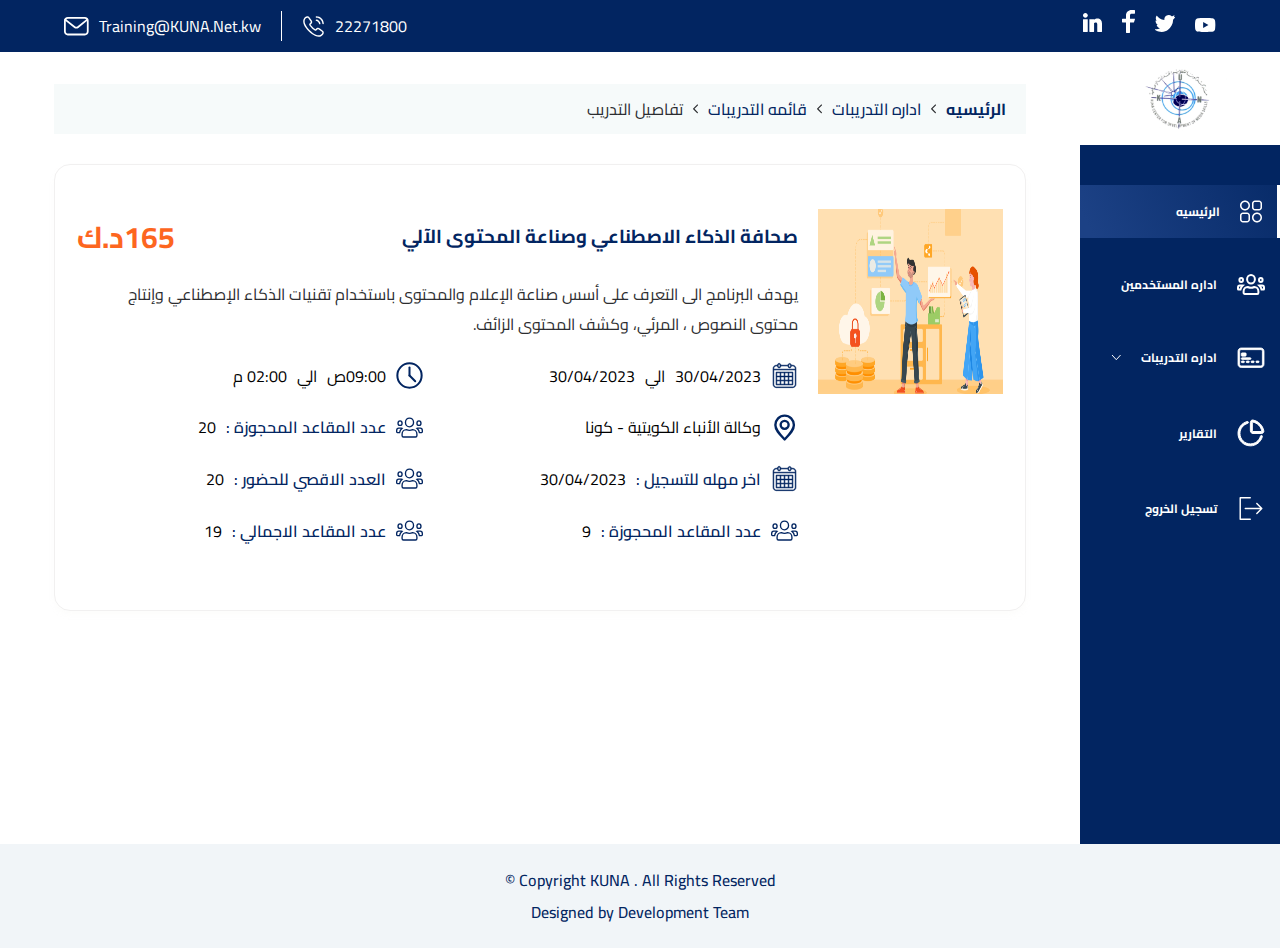
<file: admin-courses.html>
<!DOCTYPE html>
<html lang="en">
  <head>
    <meta charset="UTF-8" />
    <meta name="viewport" content="width=device-width, initial-scale=1.0" />
    <!-- font family -->
    <link rel="preconnect" href="https://fonts.googleapis.com" />
    <link rel="preconnect" href="https://fonts.gstatic.com" crossorigin />
    <link
      href="https://fonts.googleapis.com/css2?family=Cairo:wght@300;400;500;600;700;800&family=Open+Sans:wght@300&display=swap"
      rel="stylesheet"
    />

    <!-- Main Css File -->
    <link rel="stylesheet" href="css/admin-main.css" />
    <title>قائمه التدريبات</title>
  </head>
  <body>
    <nav id="nav">
      <div class="first">
        <div class="social">
          <a href="http://"
            ><img src="imgs/youtube.svg" alt="" target="_blank"
          /></a>
          <a href="https://twitter.com/Kuna_ar" target="_blank">
            <img src="imgs/twitterheader.svg" alt=""
          /></a>
          <a href=""> <img src="imgs/fb.svg" alt="" target="_blank" /></a>
          <a href=""> <img src="imgs/linkedin.svg" alt="" target="_blank" /></a>
        </div>
        <div class="info">
          <a href="tel:+22271800">
            <p class="target">22271800</p>
            <img src="imgs/phone.svg" alt=""
          /></a>
          <div class="horizontalLine"></div>
          <a href="mailto:Training@KUNA.Net.kw"
            ><p class="target">Training@KUNA.Net.kw</p>
            <img src="imgs/mailheader.svg" alt=""
          /></a>
        </div>
      </div>
    </nav>
    <main>
      <aside>
        <div class="right-arrow-nav">
          <img src="imgs/nav-arrow.svg" alt="" />
        </div>
        <div class="logo">
          <img src="imgs/new-logo.png" alt="" />
        </div>
        <a href="#">
          <div class="choice choosed">
            <img src="imgs/Union.svg" alt="" />
            <p>الرئيسيه</p>
          </div>
        </a>
        <a href="home-admin.html">
          <div class="choice">
            <img src="imgs/Vector.svg" alt="" />
            <p>اداره المستخدمين</p>
          </div>
        </a>

        <div class="choice sub">
          <div class="main-con">
            <img src="imgs/sales.svg" alt="" />
            <p>اداره التدريبات</p>
            <img class="arrow-down" src="imgs/Vector 9.svg" alt="" />
          </div>
          <div class="sub-nav">
            <a href="traning-list.html"
              ><p><img src="imgs/Ellipse 43.svg" alt="" />قائمه التدريبات</p></a
            >
            <a href="traning-list.html">
              <p><img src="imgs/Ellipse 43.svg" alt="" />قائمه المتدربين</p></a
            >
          </div>
        </div>
        <a href="admin-courses.html">
          <div class="choice">
            <img src="imgs/chart.svg" alt="" />
            <p>التقارير</p>
          </div>
        </a>
        <a href="sign-in.html">
          <div class="choice log-out">
            <img src="imgs/logout-svgrepo-com.svg" alt="" />
            <p>تسجيل الخروج</p>
          </div>
        </a>
      </aside>
      <div class="admin-courses-container">
        <img class="nav-arrow" src="imgs/nav-arrow.svg" alt="" />
        <div class="direction">
          <p>الرئيسيه</p>
          <img src="imgs/arrow-left.svg" alt="" />
          <p>اداره التدريبات</p>
          <img src="imgs/arrow-left.svg" alt="" />
          <p>قائمه التدريبات</p>
          <img src="imgs/arrow-left.svg" alt="" />
          <span>تفاصيل التدريب</span>
        </div>

        <div class="course">
          <img
            class="main-img-admin-courses"
            src="imgs/course-img.png"
            alt="Elva dressed as a fairy"
          />
          <div class="course-information">
            <div class="title">
              <h3>صحافة الذكاء الاصطناعي وصناعة المحتوى الآلي</h3>
              <div class="price">
                <span>165</span>
                <span>د.ك</span>
              </div>
            </div>
            <p class="content">
              يهدف البرنامج الى التعرف على أسس صناعة الإعلام والمحتوى باستخدام
              تقنيات الذكاء الإصطناعي وإنتاج محتوى النصوص ، المرئي، وكشف المحتوى
              الزائف.
            </p>
            <div class="course-info">
              <div>
                <img src="imgs/calender.svg" alt="" />
                <span>30/04/2023</span>
                <span>الي</span>
                <span>30/04/2023</span>
              </div>

              <div>
                <img src="imgs/time.svg" alt="" />
                <span>09:00ص</span>
                <span>الي</span>
                <span>02:00 م</span>
              </div>
              <div>
                <img src="imgs/location.svg" alt="" />
                <span>وكالة الأنباء الكويتية - كونا</span>
              </div>
              <div>
                <img src="imgs/particpants.svg" alt="" />
                <span>عدد المقاعد المحجوزة :</span>
                <span>20</span>
              </div>
            </div>
            <div class="course-participante">
              <div>
                <img src="imgs/calender.svg" alt="" />
                <span>اخر مهله للتسجيل :</span>
                <span>30/04/2023</span>
              </div>

              <div>
                <img src="imgs/particpants.svg" alt="" />
                <span>العدد الاقصي للحضور :</span>
                <span>20</span>
              </div>
              <div>
                <img src="imgs/particpants.svg" alt="" />
                <span>عدد المقاعد المحجوزة :</span>
                <span>9</span>
              </div>
              <div>
                <img src="imgs/particpants.svg" alt="" />
                <span>عدد المقاعد الاجمالي :</span>
                <span>19</span>
              </div>
            </div>
          </div>
        </div>
      </div>
    </main>
    <footer>
      <div class="footer-holder">
        <div class="copyright">
          <p>Copyright KUNA . All Rights Reserved ©</p>
          <p>
            Designed by <a href="https://www.kuna.net.kw/">Development Team</a>
          </p>
        </div>
      </div>
    </footer>
    <script src="javascript/javascript-admin.js"></script>
  </body>
</html>
</file>
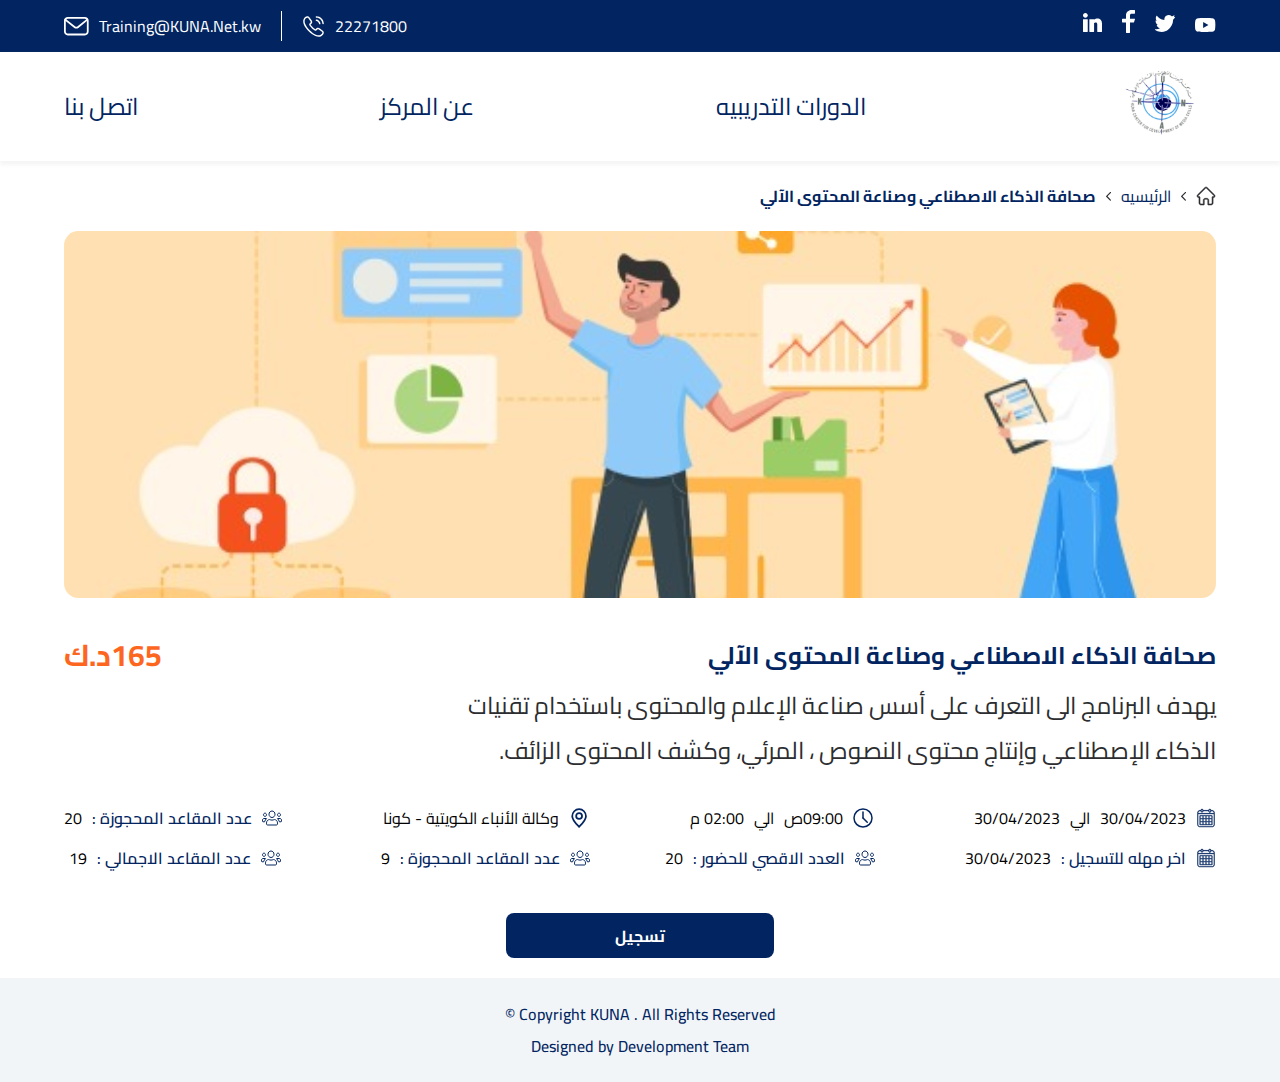
<file: details.html>
<!DOCTYPE html>
<html lang="en">
  <head>
    <meta charset="UTF-8" />
    <meta name="viewport" content="width=device-width, initial-scale=1.0" />
    <!-- font family -->
    <link rel="preconnect" href="https://fonts.googleapis.com" />
    <link rel="preconnect" href="https://fonts.gstatic.com" crossorigin />
    <link
      href="https://fonts.googleapis.com/css2?family=Cairo:wght@300;400;500;600;700;800&family=Open+Sans:wght@300&display=swap"
      rel="stylesheet"
    />
    <!-- main Css file -->
    <link rel="stylesheet" href="css/index.css" />

    <title>التفاصيل</title>
  </head>
  <body>
    <nav id="nav">
      <div class="first">
        <div class="social">
          <a href="http://"><img src="imgs/youtube.svg" alt="" /></a>
          <a href=""> <img src="imgs/twitterheader.svg" alt="" /></a>
          <a href=""> <img src="imgs/fb.svg" alt="" /></a>
          <a href=""> <img src="imgs/linkedin.svg" alt="" /></a>
        </div>
        <div class="info">
          <a href="tel:+22271800">
            <p class="target">22271800</p>
            <img src="imgs/phone.svg" alt=""
          /></a>
          <div class="horizontalLine"></div>
          <a href="mailto:Training@KUNA.Net.kw"
            ><p class="target">Training@KUNA.Net.kw</p>
            <img src="imgs/mailheader.svg" alt=""
          /></a>
        </div>
      </div>
      <div class="second">
        <div class="logo-nav">
          <img src="imgs/new-logo.png" alt="" />
        </div>
        <img class="burger-btn" src="imgs/burger-btn.svg" alt="" />
        <div class="nav-links">
          <div class="nav-mobile">
            <img class="exit-btn" src="imgs/exit.svg" alt="" />
            <a href="index.html#nav">الرئيسيه</a>
          </div>
          <a href="index.html#classes">الدورات التدريبيه</a>
          <a href="index.html#about">عن المركز </a>
          <a href="index.html#call">اتصل بنا </a>
        </div>
      </div>
    </nav>

    <div class="container">
      <div class="direction direction-details">
        <img src="imgs/home.svg" alt="" />
        <img src="imgs/arrow-left.svg" alt="" />
        <p>الرئيسيه</p>
        <img src="imgs/arrow-left.svg" alt="" />
        <h4>صحافة الذكاء الاصطناعي وصناعة المحتوى الآلي</h4>
      </div>
      <img class="main-img" src="imgs/Rectangle 54.svg" alt="" />
      <div class="title">
        <h2>صحافة الذكاء الاصطناعي وصناعة المحتوى الآلي</h2>
        <div class="price">
          <span>165</span>
          <span>د.ك</span>
        </div>
      </div>
      <p class="title-text">
        يهدف البرنامج الى التعرف على أسس صناعة الإعلام والمحتوى باستخدام تقنيات
        الذكاء الإصطناعي وإنتاج محتوى النصوص ، المرئي، وكشف المحتوى الزائف.
      </p>
      <div class="course-info">
        <div>
          <img src="imgs/calender.svg" alt="" />
          <span>30/04/2023</span>
          <span>الي</span>
          <span>30/04/2023</span>
        </div>

        <div>
          <img src="imgs/time.svg" alt="" />
          <span>09:00ص</span>
          <span>الي</span>
          <span>02:00 م</span>
        </div>
        <div>
          <img src="imgs/location.svg" alt="" />
          <span>وكالة الأنباء الكويتية - كونا</span>
        </div>
        <div>
          <img src="imgs/particpants.svg" alt="" />
          <span>عدد المقاعد المحجوزة :</span>
          <span>20</span>
        </div>
      </div>
      <div class="course-participante">
        <div>
          <img src="imgs/calender.svg" alt="" />
          <span>اخر مهله للتسجيل :</span>
          <span>30/04/2023</span>
        </div>

        <div>
          <img src="imgs/particpants.svg" alt="" />
          <span>العدد الاقصي للحضور :</span>
          <span>20</span>
        </div>
        <div>
          <img src="imgs/particpants.svg" alt="" />
          <span>عدد المقاعد المحجوزة :</span>
          <span>9</span>
        </div>
        <div>
          <img src="imgs/particpants.svg" alt="" />
          <span>عدد المقاعد الاجمالي :</span>
          <span>19</span>
        </div>
      </div>
      <button class="sign-in-btn details-btn">تسجيل</button>
    </div>
    <footer>
      <div class="footer-holder">
        <div class="copyright">
          <h4>Copyright KUNA . All Rights Reserved ©</h4>
          <h4>
            Designed by <a href="https://www.kuna.net.kw/">Development Team</a>
          </h4>
        </div>
      </div>
    </footer>
    <script src="javascript/main.js"></script>
  </body>
</html>
</file>
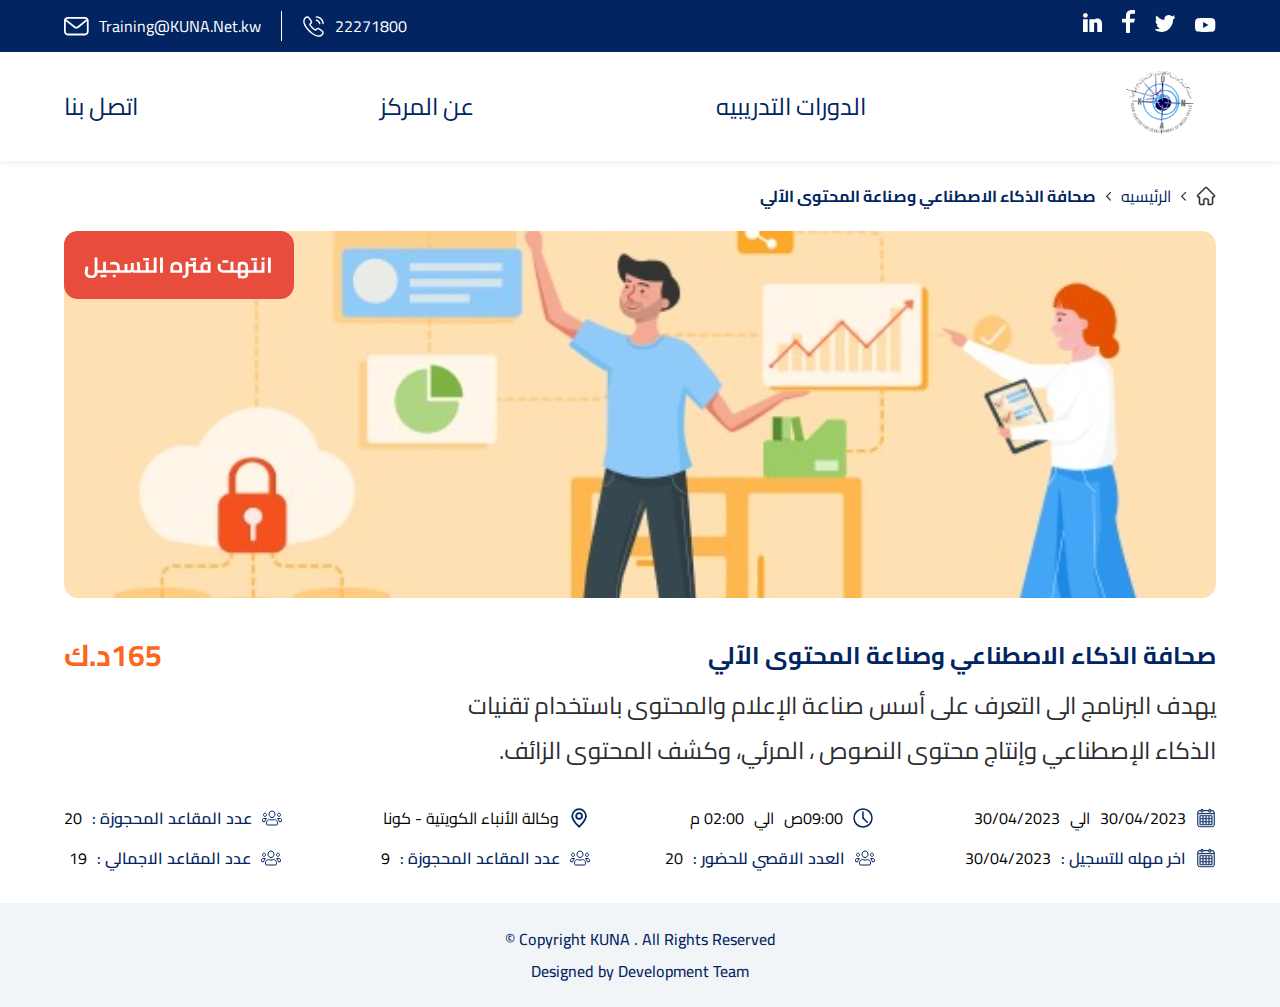
<file: expired.html>
<!DOCTYPE html>
<html lang="en">
  <head>
    <meta charset="UTF-8" />
    <meta name="viewport" content="width=device-width, initial-scale=1.0" />
    <!-- font family -->
    <link rel="preconnect" href="https://fonts.googleapis.com" />
    <link rel="preconnect" href="https://fonts.gstatic.com" crossorigin />
    <link
      href="https://fonts.googleapis.com/css2?family=Cairo:wght@300;400;500;600;700;800&family=Open+Sans:wght@300&display=swap"
      rel="stylesheet"
    />
    <!-- Main Css File -->
    <link rel="stylesheet" href="css/index.css" />
    <title>التفاصيل</title>
  </head>
  <body>
    <nav id="nav">
      <div class="first">
        <div class="social">
          <a href="http://"><img src="imgs/youtube.svg" alt="" /></a>
          <a href=""> <img src="imgs/twitterheader.svg" alt="" /></a>
          <a href=""> <img src="imgs/fb.svg" alt="" /></a>
          <a href=""> <img src="imgs/linkedin.svg" alt="" /></a>
        </div>
        <div class="info">
          <a href="tel:+22271800">
            <p class="target">22271800</p>
            <img src="imgs/phone.svg" alt=""
          /></a>
          <div class="horizontalLine"></div>
          <a href="mailto:Training@KUNA.Net.kw"
            ><p class="target">Training@KUNA.Net.kw</p>
            <img src="imgs/mailheader.svg" alt=""
          /></a>
        </div>
      </div>
      <div class="second">
        <div class="logo-nav">
          <img src="imgs/new-logo.png" alt="" />
        </div>
        <img class="burger-btn" src="imgs/burger-btn.svg" alt="" />
        <div class="nav-links">
          <div class="nav-mobile">
            <img class="exit-btn" src="imgs/exit.svg" alt="" />
            <a href="index.html#nav">الرئيسيه</a>
          </div>
          <a href="index.html#classes">الدورات التدريبيه</a>
          <a href="index.html#about">عن المركز </a>
          <a href="index.html#call">اتصل بنا </a>
        </div>
      </div>
    </nav>

    <div class="container">
      <div class="direction direction-details">
        <img src="imgs/home.svg" alt="" />
        <img src="imgs/arrow-left.svg" alt="" />
        <p>الرئيسيه</p>
        <img src="imgs/arrow-left.svg" alt="" />
        <h4>صحافة الذكاء الاصطناعي وصناعة المحتوى الآلي</h4>
      </div>
      <div class="img-expired">
        <img class="expired" src="imgs/expired.svg" alt="" />
        <img class="main-img" src="imgs/Rectangle 54.svg" alt="" />
      </div>

      <div class="title">
        <h2>صحافة الذكاء الاصطناعي وصناعة المحتوى الآلي</h2>
        <div class="price">
          <span>165</span>
          <span>د.ك</span>
        </div>
      </div>
      <p class="title-text">
        يهدف البرنامج الى التعرف على أسس صناعة الإعلام والمحتوى باستخدام تقنيات
        الذكاء الإصطناعي وإنتاج محتوى النصوص ، المرئي، وكشف المحتوى الزائف.
      </p>
      <div class="course-info">
        <div>
          <img src="imgs/calender.svg" alt="" />
          <span>30/04/2023</span>
          <span>الي</span>
          <span>30/04/2023</span>
        </div>

        <div>
          <img src="imgs/time.svg" alt="" />
          <span>09:00ص</span>
          <span>الي</span>
          <span>02:00 م</span>
        </div>
        <div>
          <img src="imgs/location.svg" alt="" />
          <span>وكالة الأنباء الكويتية - كونا</span>
        </div>
        <div>
          <img src="imgs/particpants.svg" alt="" />
          <span>عدد المقاعد المحجوزة :</span>
          <span>20</span>
        </div>
      </div>
      <div class="course-participante">
        <div>
          <img src="imgs/calender.svg" alt="" />
          <span>اخر مهله للتسجيل :</span>
          <span>30/04/2023</span>
        </div>

        <div>
          <img src="imgs/particpants.svg" alt="" />
          <span>العدد الاقصي للحضور :</span>
          <span>20</span>
        </div>
        <div>
          <img src="imgs/particpants.svg" alt="" />
          <span>عدد المقاعد المحجوزة :</span>
          <span>9</span>
        </div>
        <div>
          <img src="imgs/particpants.svg" alt="" />
          <span>عدد المقاعد الاجمالي :</span>
          <span>19</span>
        </div>
      </div>
    </div>
    <footer>
      <div class="footer-holder">
        <div class="copyright">
          <h4>Copyright KUNA . All Rights Reserved ©</h4>
          <h4>
            Designed by <a href="https://www.kuna.net.kw/">Development Team</a>
          </h4>
        </div>
      </div>
    </footer>
    <script src="javascript/main.js"></script>
  </body>
</html>
</file>
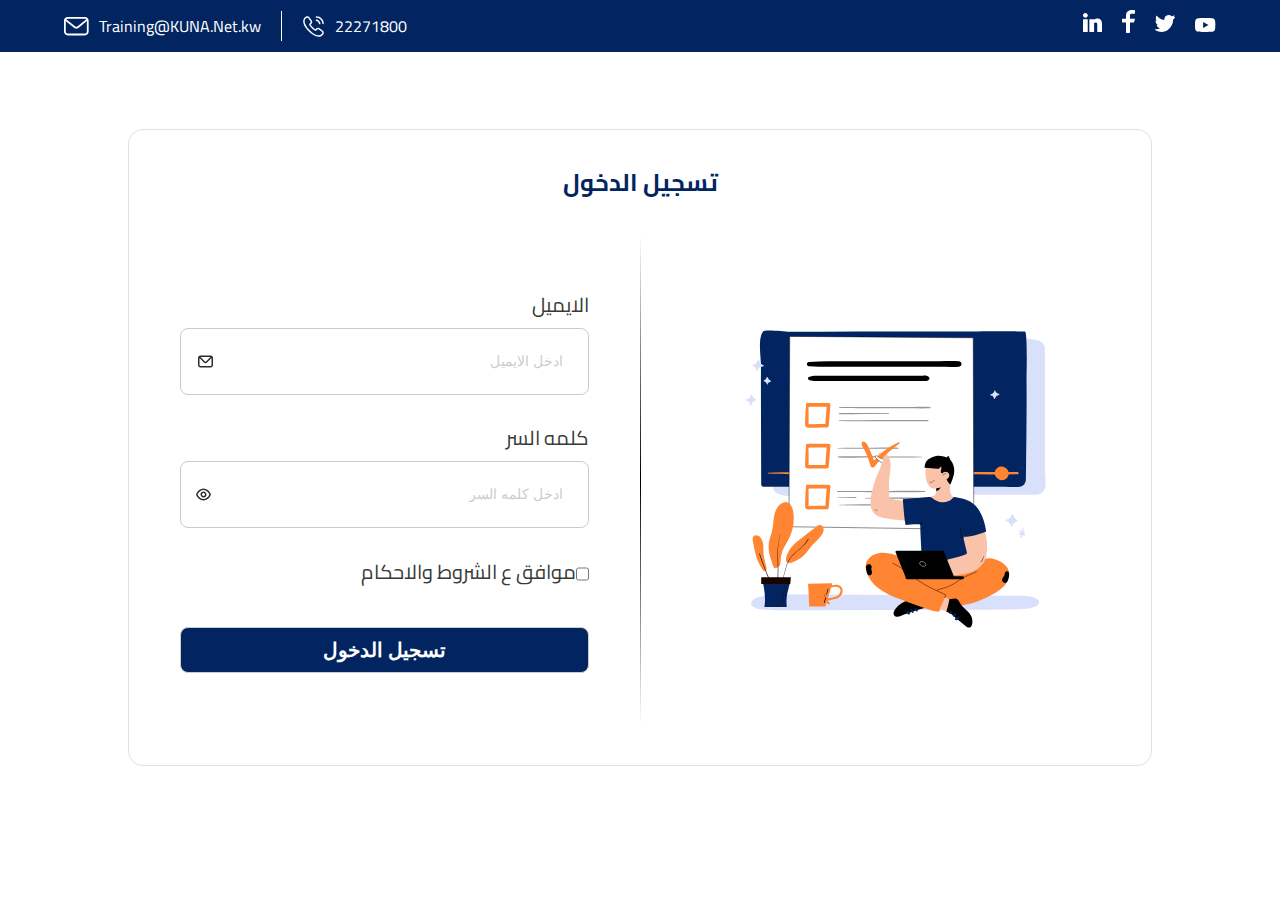
<file: sign-in.html>
<!DOCTYPE html>
<html lang="en">
  <head>
    <meta charset="UTF-8" />
    <meta name="viewport" content="width=device-width, initial-scale=1.0" />
    <!-- font family -->
    <link rel="preconnect" href="https://fonts.googleapis.com" />
    <link rel="preconnect" href="https://fonts.gstatic.com" crossorigin />
    <link
      href="https://fonts.googleapis.com/css2?family=Cairo:wght@300;400;500;600;700;800&family=Open+Sans:wght@300&display=swap"
      rel="stylesheet"
    />
    <!-- Main Css File  -->
    <link rel="stylesheet" href="css/admin-main.css" />
    <title>تسجيل الدخول</title>
  </head>
  <body>
    <nav id="nav">
      <div class="first">
        <div class="social">
          <a href="http://"><img src="imgs/youtube.svg" alt="" /></a>
          <a href=""> <img src="imgs/twitterheader.svg" alt="" /></a>
          <a href=""> <img src="imgs/fb.svg" alt="" /></a>
          <a href=""> <img src="imgs/linkedin.svg" alt="" /></a>
        </div>
        <div class="info">
          <a href="tel:+22271800">
            <p class="target">22271800</p>
            <img src="imgs/phone.svg" alt=""
          /></a>
          <div class="horizontalLine"></div>
          <a href="mailto:Training@KUNA.Net.kw"
            ><p class="target">Training@KUNA.Net.kw</p>
            <img src="imgs/mailheader.svg" alt=""
          /></a>
        </div>
      </div>
    </nav>

    <div class="sign-in-container">
      <h2>تسجيل الدخول</h2>
      <div class="sign-in-card">
        <div class="sign-in-img">
          <img src="imgs/sign-in.svg" alt="" />
        </div>
        <form class="sign-in-form">
          <div>
            <label for="username">الايميل</label>
            <div class="input-container">
              <input
                id="username"
                type="email"
                required
                placeholder="ادخل الايميل"
              />
              <img src="imgs/username.svg" alt="" />
            </div>
          </div>
          <div>
            <label for="password">كلمه السر</label>
            <div class="input-container">
              <input
                id="password"
                type="password"
                required
                placeholder="ادخل كلمه السر"
              />
              <img src="imgs/password.svg" alt="" />
            </div>
          </div>
          <div>
            <input type="checkbox" id="terms" required />
            <label class="checkbox" for="terms">موافق ع الشروط والاحكام</label>
          </div>
          <input class="sign-in-btn" type="submit" value="تسجيل الدخول" />
        </form>
      </div>
    </div>
  </body>
</html>
</file>
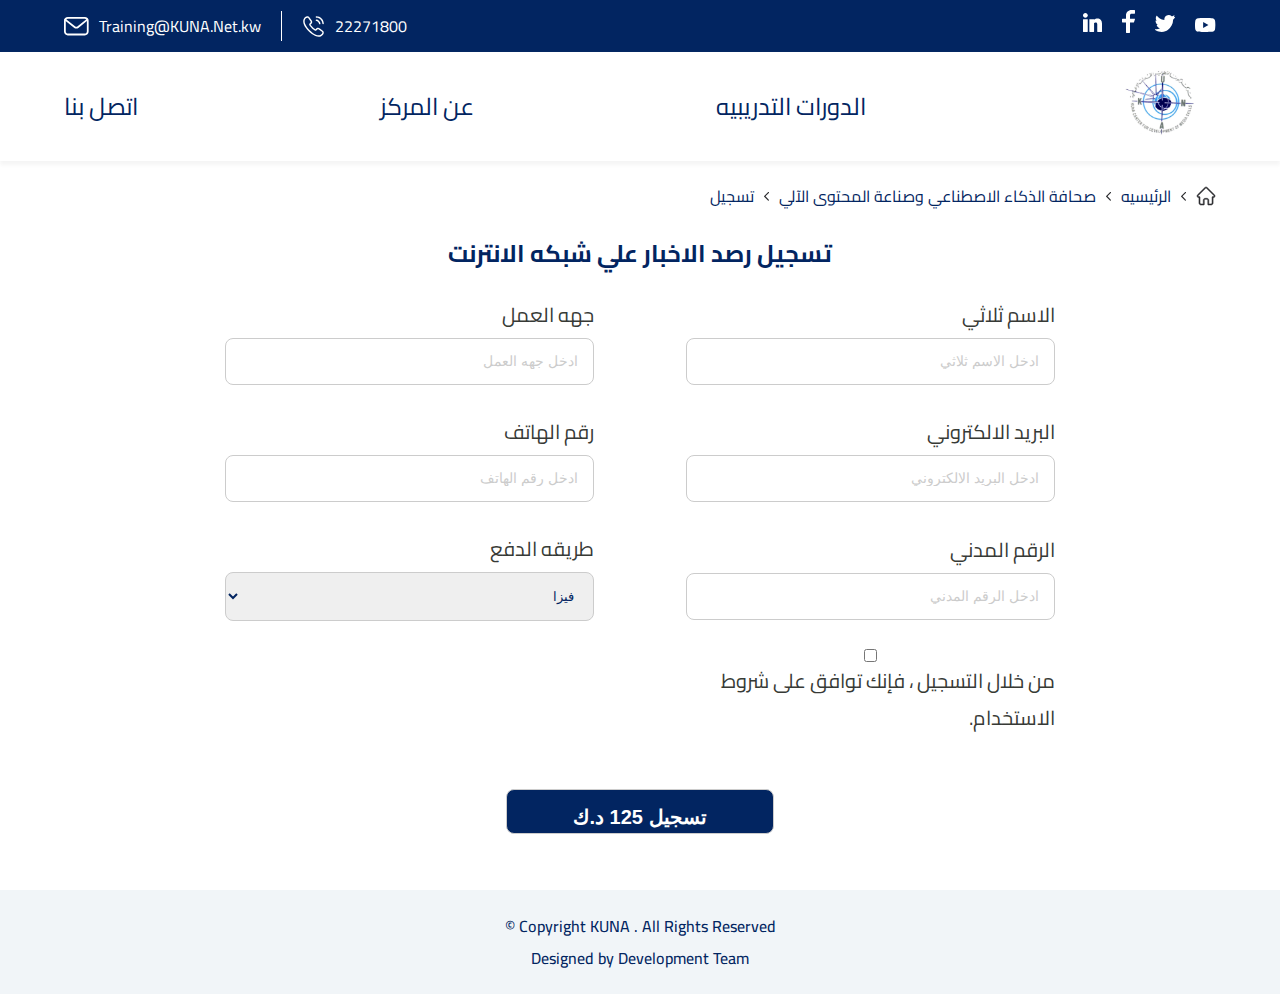
<file: sign-up.html>
<!DOCTYPE html>
<html lang="en">
  <head>
    <meta charset="UTF-8" />
    <meta name="viewport" content="width=device-width, initial-scale=1.0" />
    <!-- font family -->
    <link rel="preconnect" href="https://fonts.googleapis.com" />
    <link rel="preconnect" href="https://fonts.gstatic.com" crossorigin />
    <link
      href="https://fonts.googleapis.com/css2?family=Cairo:wght@300;400;500;600;700;800&family=Open+Sans:wght@300&display=swap"
      rel="stylesheet"
    />
    <!-- Main Css File -->
    <link rel="stylesheet" href="css/index.css" />
    <title>التسجيل</title>
  </head>
  <body>
    <div class="overlay">
      <div class="terms">
        <h4>
          أحكام وشروط خدمة الدفع (Online) لتسجيل المشاركين الافراد في البرامج
          التدريبية الإعلامية لصفحة مركز كونا لتطوير القدرات الاعلامية:
        </h4>
        <div class="terms-text">
          <p>
            لكن لا بد أن أوضح لك أن كل هذه الأفكار المغلوطة حول استنكار النشوة
            وتمجيد الألم نشأت بالفعل، وسأعرض لك التفاصيل لتكتشف حقيقة وأساس تلك
            السعادة البشرية، فلا أحد يرفض أو يكره أو يتجنب الشعور بالسعادة، ولكن
            بفضل هؤلاء الأشخاص الذين لا يدركون بأن السعادة لا بد أن نستشعرها
            بصورة أكثر عقلانية ومنطقية فيعرضهم هذا لمواجهة الظروف الأليمة، وأكرر
            بأنه لا يوجد من يرغب في الحب ونيل المنال ويتلذذ بالآلام، الألم هو
            الألم ولكن نتيجة لظروف ما قد تكمن السعاده فيما نتحمله من كد وأسي.
          </p>
          <p>
            لكن لا بد أن أوضح لك أن كل هذه الأفكار المغلوطة حول استنكار النشوة
            وتمجيد الألم نشأت بالفعل، وسأعرض لك التفاصيل لتكتشف حقيقة وأساس تلك
            السعادة البشرية، فلا أحد يرفض أو يكره أو يتجنب الشعور بالسعادة، ولكن
            بفضل هؤلاء الأشخاص الذين لا يدركون بأن السعادة لا بد أن نستشعرها
            بصورة أكثر عقلانية ومنطقية فيعرضهم
          </p>
          <p>
            لكن لا بد أن أوضح لك أن كل هذه الأفكار المغلوطة حول استنكار النشوة
            وتمجيد الألم نشأت بالفعل، وسأعرض لك التفاصيل لتكتشف حقيقة وأساس تلك
            السعادة البشرية، فلا أحد يرفض أو يكره أو يتجنب الشعور بالسعادة، ولكن
            بفضل هؤلاء الأشخاص الذين لا يدركون بأن السعادة لا بد أن نستشعرها
            بصورة أكثر عقلانية ومنطقية فيعرضهم
          </p>
          <p>
            لكن لا بد أن أوضح لك أن كل هذه الأفكار المغلوطة حول استنكار النشوة
            وتمجيد الألم نشأت بالفعل، وسأعرض لك التفاصيل لتكتشف حقيقة وأساس تلك
            السعادة البشرية، فلا أحد يرفض أو يكره أو يتجنب الشعور بالسعادة، ولكن
            بفضل هؤلاء الأشخاص الذين لا يدركون بأن السعادة لا بد أن نستشعرها
            بصورة أكثر عقلانية ومنطقية فيعرضهم
          </p>
        </div>
        <div class="buttons">
          <button>تسجيل</button>
          <button class="hide">اخفاء</button>
        </div>
      </div>
    </div>
    <nav id="nav">
      <div class="first">
        <div class="social">
          <a href="http://"><img src="imgs/youtube.svg" alt="" /></a>
          <a href=""> <img src="imgs/twitterheader.svg" alt="" /></a>
          <a href=""> <img src="imgs/fb.svg" alt="" /></a>
          <a href=""> <img src="imgs/linkedin.svg" alt="" /></a>
        </div>
        <div class="info">
          <a href="tel:+22271800">
            <p class="target">22271800</p>
            <img src="imgs/phone.svg" alt=""
          /></a>
          <div class="horizontalLine"></div>
          <a href="mailto:Training@KUNA.Net.kw"
            ><p class="target">Training@KUNA.Net.kw</p>
            <img src="imgs/mailheader.svg" alt=""
          /></a>
        </div>
      </div>
      <div class="second">
        <div class="logo-nav">
          <img src="imgs/new-logo.png" alt="" />
        </div>
        <img class="burger-btn" src="imgs/burger-btn.svg" alt="" />
        <div class="nav-links">
          <div class="nav-mobile">
            <img class="exit-btn" src="imgs/exit.svg" alt="" />
            <a href="index.html#nav">الرئيسيه</a>
          </div>
          <a href="index.html#classes">الدورات التدريبيه</a>
          <a href="index.html#about">عن المركز </a>
          <a href="index.html#call">اتصل بنا </a>
        </div>
      </div>
    </nav>

    <div class="container">
      <div class="direction">
        <img src="imgs/home.svg" alt="" />
        <img src="imgs/arrow-left.svg" alt="" />
        <p>الرئيسيه</p>
        <img src="imgs/arrow-left.svg" alt="" />
        <p>صحافة الذكاء الاصطناعي وصناعة المحتوى الآلي</p>
        <img src="imgs/arrow-left.svg" alt="" />
        <p>تسجيل</p>
      </div>

      <div class="sign-up-form">
        <h2>تسجيل رصد الاخبار علي شبكه الانترنت</h2>
        <form action="none">
          <div>
            <label for="name">الاسم ثلاثي</label>
            <input
              id="name"
              type="text"
              required
              placeholder="ادخل الاسم ثلاثي"
            />
          </div>

          <div>
            <label for="work">جهه العمل</label>
            <input
              id="work"
              type="text"
              required
              placeholder="ادخل جهه العمل"
            />
          </div>

          <div>
            <label for="mail">البريد الالكتروني</label>
            <input
              id="mail"
              type="email"
              required
              placeholder="ادخل البريد الالكتروني"
            />
          </div>

          <div>
            <label for="phone">رقم الهاتف</label>
            <input
              id="phone"
              type="tel"
              required
              placeholder="ادخل رقم الهاتف"
            />
          </div>

          <div>
            <label for="id-card">الرقم المدني</label>
            <input
              id="id-card"
              type="text"
              required
              placeholder="ادخل الرقم المدني"
            />
          </div>

          <div>
            <label for="pay-method">طريقه الدفع</label>
            <select id="pay-method" name="cars" required>
              <option value="فيزا">فيزا</option>
              <option value="كاش">كاش</option>
            </select>
          </div>

          <div>
            <input type="checkbox" id="terms" required />
            <label class="checkbox" for="terms"
              >من خلال التسجيل ، فإنك توافق على شروط الاستخدام.</label
            >
          </div>
          <input class="sign-up-button" type="submit" value="تسجيل 125 د.ك" />
        </form>
      </div>
    </div>

    <footer>
      <div class="footer-holder">
        <div class="copyright">
          <h4>Copyright KUNA . All Rights Reserved ©</h4>
          <h4>
            Designed by <a href="https://www.kuna.net.kw/">Development Team</a>
          </h4>
        </div>
      </div>
    </footer>
    <script src="javascript/main.js"></script>
    <script src="javascript/overlay.js"></script>
  </body>
</html>
</file>
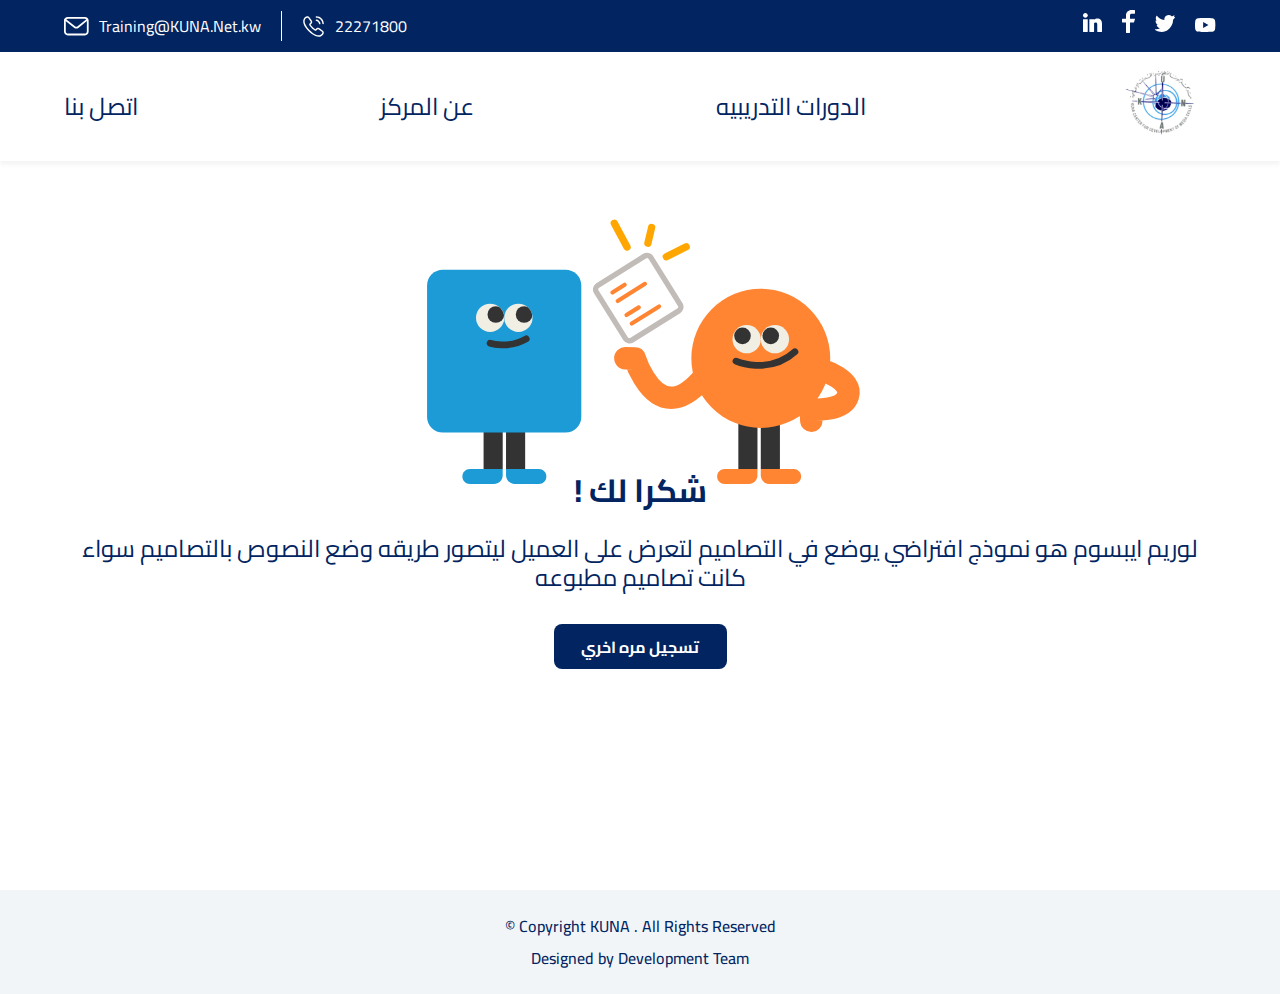
<file: thank-you.html>
<!DOCTYPE html>
<html lang="en">
  <head>
    <meta charset="UTF-8" />
    <meta name="viewport" content="width=device-width, initial-scale=1.0" />
    <!-- font family -->
    <link rel="preconnect" href="https://fonts.googleapis.com" />
    <link rel="preconnect" href="https://fonts.gstatic.com" crossorigin />
    <link
      href="https://fonts.googleapis.com/css2?family=Cairo:wght@300;400;500;600;700;800&family=Open+Sans:wght@300&display=swap"
      rel="stylesheet"
    />
    <!-- Main css File -->
    <link rel="stylesheet" href="css/index.css" />
    <title>شكرا</title>
  </head>
  <body>
    <nav id="nav">
      <div class="first">
        <div class="social">
          <a href="http://"><img src="imgs/youtube.svg" alt="" /></a>
          <a href=""> <img src="imgs/twitterheader.svg" alt="" /></a>
          <a href=""> <img src="imgs/fb.svg" alt="" /></a>
          <a href=""> <img src="imgs/linkedin.svg" alt="" /></a>
        </div>
        <div class="info">
          <a href="tel:+22271800">
            <p class="target">22271800</p>
            <img src="imgs/phone.svg" alt=""
          /></a>
          <div class="horizontalLine"></div>
          <a href="mailto:Training@KUNA.Net.kw"
            ><p class="target">Training@KUNA.Net.kw</p>
            <img src="imgs/mailheader.svg" alt=""
          /></a>
        </div>
      </div>
      <div class="second">
        <div class="logo-nav">
          <img src="imgs/new-logo.png" alt="" />
        </div>
        <img class="burger-btn" src="imgs/burger-btn.svg" alt="" />
        <div class="nav-links">
          <div class="nav-mobile">
            <img class="exit-btn" src="imgs/exit.svg" alt="" />
            <a href="index.html#nav">الرئيسيه</a>
          </div>
          <a href="index.html#classes">الدورات التدريبيه</a>
          <a href="index.html#about">عن المركز </a>
          <a href="index.html#call">اتصل بنا </a>
        </div>
      </div>
    </nav>

    <div class="container thank-you-container">
      <img src="imgs/thank-you.svg" alt="" />
      <h1>شكرا لك !</h1>
      <p>
        لوريم ايبسوم هو نموذج افتراضي يوضع في التصاميم لتعرض على العميل ليتصور
        طريقه وضع النصوص بالتصاميم سواء كانت تصاميم مطبوعه
      </p>
      <button class="thank-you-btn">تسجيل مره اخري</button>
    </div>
    <footer>
      <div class="footer-holder">
        <div class="copyright">
          <h4>Copyright KUNA . All Rights Reserved ©</h4>
          <h4>
            Designed by <a href="https://www.kuna.net.kw/">Development Team</a>
          </h4>
        </div>
      </div>
    </footer>
    <script src="javascript/main.js"></script>
  </body>
</html>
</file>
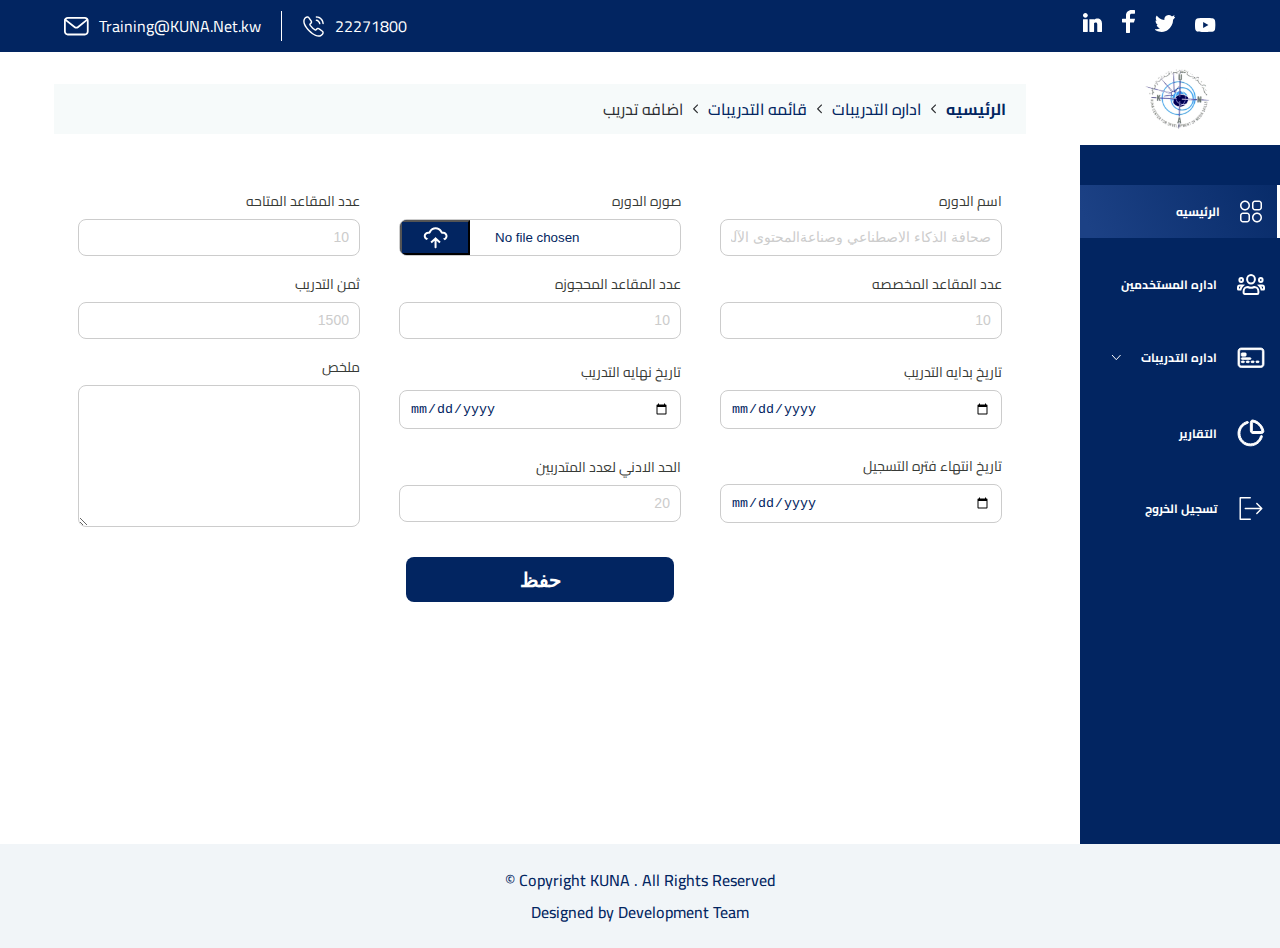
<file: Training-modification.html>
<!DOCTYPE html>
<html lang="en">
  <head>
    <meta charset="UTF-8" />
    <meta name="viewport" content="width=device-width, initial-scale=1.0" />
    <!-- font family -->
    <link rel="preconnect" href="https://fonts.googleapis.com" />
    <link rel="preconnect" href="https://fonts.gstatic.com" crossorigin />
    <link
      href="https://fonts.googleapis.com/css2?family=Cairo:wght@300;400;500;600;700;800&family=Open+Sans:wght@300&display=swap"
      rel="stylesheet"
    />

    <!-- Main css File -->
    <link rel="stylesheet" href="css/admin-main.css" />
    <title>قائمه التدريبات</title>
  </head>
  <body>
    <nav id="nav">
      <div class="first">
        <div class="social">
          <a href="http://"><img src="imgs/youtube.svg" alt="" /></a>
          <a href=""> <img src="imgs/twitterheader.svg" alt="" /></a>
          <a href=""> <img src="imgs/fb.svg" alt="" /></a>
          <a href=""> <img src="imgs/linkedin.svg" alt="" /></a>
        </div>
        <div class="info">
          <a href="tel:+22271800">
            <p class="target">22271800</p>
            <img src="imgs/phone.svg" alt=""
          /></a>
          <div class="horizontalLine"></div>
          <a href="mailto:Training@KUNA.Net.kw"
            ><p class="target">Training@KUNA.Net.kw</p>
            <img src="imgs/mailheader.svg" alt=""
          /></a>
        </div>
      </div>
    </nav>
    <main>
      <aside>
        <div class="right-arrow-nav">
          <img src="imgs/nav-arrow.svg" alt="" />
        </div>
        <div class="logo">
          <img src="imgs/new-logo.png" alt="" />
        </div>
        <a href="#">
          <div class="choice choosed">
            <img src="imgs/Union.svg" alt="" />
            <p>الرئيسيه</p>
          </div>
        </a>
        <a href="home-admin.html">
          <div class="choice">
            <img src="imgs/Vector.svg" alt="" />
            <p>اداره المستخدمين</p>
          </div>
        </a>

        <div class="choice sub">
          <div class="main-con">
            <img src="imgs/sales.svg" alt="" />
            <p>اداره التدريبات</p>
            <img class="arrow-down" src="imgs/Vector 9.svg" alt="" />
          </div>
          <div class="sub-nav">
            <a href="traning-list.html"
              ><p><img src="imgs/Ellipse 43.svg" alt="" />قائمه التدريبات</p></a
            >
            <a href="traning-list.html">
              <p><img src="imgs/Ellipse 43.svg" alt="" />قائمه المتدربين</p></a
            >
          </div>
        </div>
        <a href="admin-courses.html">
          <div class="choice">
            <img src="imgs/chart.svg" alt="" />
            <p>التقارير</p>
          </div>
        </a>
        <a href="sign-in.html">
          <div class="choice log-out">
            <img src="imgs/logout-svgrepo-com.svg" alt="" />
            <p>تسجيل الخروج</p>
          </div>
        </a>
      </aside>
      <div class="container">
        <img class="nav-arrow" src="imgs/nav-arrow.svg" alt="" />
        <div class="direction">
          <p>الرئيسيه</p>
          <img src="imgs/arrow-left.svg" alt="" />
          <p>اداره التدريبات</p>
          <img src="imgs/arrow-left.svg" alt="" />
          <p>قائمه التدريبات</p>
          <img src="imgs/arrow-left.svg" alt="" />
          <span>اضافه تدريب</span>
        </div>

        <div class="traning-modification-form">
          <form action="none">
            <div class="fields">
              <div>
                <label for="course-name">اسم الدوره</label>
                <input
                  id="course-name"
                  type="text"
                  required
                  placeholder="صحافة الذكاء الاصطناعي وصناعةالمحتوى الآلي"
                />
              </div>

              <div>
                <label for="course-pic">صوره الدوره</label>
                <input class="course-pic" type="file" required />
              </div>

              <div>
                <label for="free-seats">عدد المقاعد المتاحه</label>
                <input
                  id="free-seats"
                  type="number"
                  required
                  placeholder="10"
                />
              </div>

              <div>
                <label for="sp-free-seats">عدد المقاعد المخصصه</label>
                <input
                  id="sp-free-seats"
                  type="number"
                  required
                  placeholder="10"
                />
              </div>

              <div>
                <label for="res-seats">عدد المقاعد المحجوزه</label>
                <input id="res-seats" type="number" required placeholder="10" />
              </div>

              <div>
                <label for="price">ثمن التدريب</label>
                <input id="price" type="text" required placeholder="1500" />
              </div>

              <div>
                <label for="date-start">تاريخ بدايه التدريب</label>
                <input id="date-start" type="date" required />
              </div>

              <div>
                <label for="date-end">تاريخ نهايه التدريب</label>
                <input id="date-end" type="date" required />
              </div>

              <div class="des">
                <label for="des">ملخص</label>
                <textarea
                  id="des"
                  type="text"
                  rows="8"
                  required
                  placeholder="لوريم ايبسوم هو نموذج افتراضي يوضع في التصاميم لتعرض على العميل ليتصور طريقه وضع النصوص بالتصاميم سواء كانت تصاميم مطبوعه بروشور"
                >
                </textarea>
              </div>

              <div>
                <label for="date-reg">تاريخ انتهاء فتره التسجيل</label>
                <input id="date-reg" type="date" required />
              </div>

              <div>
                <label for="min">الحد الادني لعدد المتدربين</label>
                <input id="min" type="text" required placeholder="20" />
              </div>
            </div>
            <input class="traning-modification-btn" type="submit" value="حفظ" />
          </form>
        </div>
      </div>
    </main>
    <footer>
      <div class="footer-holder">
        <div class="copyright">
          <p>Copyright KUNA . All Rights Reserved ©</p>
          <p>
            Designed by <a href="https://www.kuna.net.kw/">Development Team</a>
          </p>
        </div>
      </div>
    </footer>
    <script src="javascript/javascript-admin.js"></script>
  </body>
</html>
</file>
<file: css/admin-main.css>
* {
  margin: 0;
  padding: 0;
  box-sizing: border-box;
  direction: rtl;
  scroll-behavior: smooth;
}
body {
  font-family: "Cairo", sans-serif;
  width: 100%;
  text-align: initial !important;
}
input[type="date"],
input[type="time"] {
  -webkit-appearance: none;
  -webkit-min-logical-width: calc(100%);
}
a {
  text-decoration: none;
  color: #ffffff;
}
p {
  margin-top: auto;
  margin-bottom: auto;
}
button {
  cursor: pointer;
  font-family: "cairo";
}
input:not(.traning-modification-btn, input[type="checkbox"]),
textarea {
  padding: 10px;
  width: 100%;
  border-radius: 8px;
  border: 1px solid #cccccc;
  color: #022561;
}

input:focus,
textarea:focus {
  outline: none;
  border: 1px solid #cccccc;
}
::placeholder {
  color: #cccccc;
  font-size: 14px;
}
.choosed {
  background: linear-gradient(65deg, #1c4185 6.23%, rgb(28 65 133 / 23%) 100%);
  border-right: 3px solid white;
}

.opened {
  display: flex !important;
}
.course-pic {
  padding: 0 !important;
  direction: ltr;
}
.checkbox-holder {
  flex-wrap: nowrap !important;
}
.checkboxterms {
  margin-left: 10px;
  width: 20px;
}
.course-pic::file-selector-button {
  background-image: url(../imgs/Upload_light.svg);
  background-repeat: no-repeat;
  background-position: center;
  background-color: #022561;
  width: fit-content;
  color: transparent;
  width: 70px;
  height: 35px;
  margin-right: 25px;
}

.aside-display {
  display: flex;
}

/* table bootstrap */
div.table-responsive > div.dataTables_wrapper > div.row {
  margin: 0;
  direction: initial;
}
div.table-responsive
  > div.dataTables_wrapper
  > div.row
  > div[class^="col-"]:last-child {
  padding-right: 0;
  direction: ltr;
}
div.dataTables_wrapper div.dataTables_filter label {
  text-align: right;
  direction: initial;
}
div.dataTables_wrapper div.dataTables_filter input {
  padding: 1%;
  border: 1px solid #f1f0f0 !important;
  border-radius: 12px;
  margin-right: 10px;
  width: 60%;
}
div.table-responsive
  > div.dataTables_wrapper
  > div.row
  > div[class^="col-"]:last-child {
  direction: ltr;
}
div.dataTables_wrapper div.dataTables_paginate ul.pagination {
  margin: 10px;
  white-space: nowrap;
  justify-content: flex-end;
  direction: initial;
}
.form-control:focus {
  border-color: #cccccc;

  box-shadow: none;
}
.active > .page-link,
.page-link.active {
  z-index: 3;
  color: var(--bs-pagination-active-color);
  background-color: #cfe2ff;
  border-color: #cccccc;
}
/* General Css Code */

/* Main Navigation */
nav {
  height: auto;
  width: 100%;
  display: flex;
  flex-direction: column;
}
.first {
  display: flex;
  background-color: #022561;
  padding: 10px 5%;
  justify-content: space-between;
  align-items: center;
  color: #ffffff;
}
.first a {
  color: #ffffff;
}
.info,
.social {
  display: flex;
  align-items: center;
  justify-content: space-between;
  gap: 20px;
}
.info a {
  display: flex;
  align-items: center;
  justify-content: space-between;
  gap: 10px;
}
.horizontalLine {
  width: 1px;
  height: 30px;
  background-color: white;
}
/* container , aside*/
main {
  display: flex;
  position: relative;
  min-height: 88vh;
}
.container {
  flex-grow: 1;
  padding: 0;
}
aside {
  width: 200px;
  min-width: fit-content;
  min-width: 200px;
  background-color: #022561;
  display: flex;
  flex-direction: column;
  align-items: center;
  z-index: 99999;
}
.logo {
  background-color: white;
  margin-bottom: 20%;
  width: 100%;
  display: flex;
  align-items: center;
  justify-content: center;
}
.right-arrow-nav {
  margin-top: 10px;
  margin-right: auto;
  transform: rotate(180deg);
  margin-bottom: 10px;
  display: none;
}
.right-arrow-nav img {
  filter: invert(100%) sepia(100%) saturate(0%) hue-rotate(138deg)
    brightness(102%) contrast(101%);
}
.logo img {
  width: 120px;
}
aside .choice {
  position: relative;
  display: flex;
  width: 100%;
  margin-bottom: 20px;
  padding: 15px 5px;
  cursor: pointer;
}

.main-con {
  display: flex;
}
aside div p {
  margin-right: 10px;
  font-size: 12px;
  color: #ffffff;
  font-weight: 700;
  font-family: "cairo";
  margin-top: auto;
  margin-bottom: auto;
}
aside div img {
  padding: 0 10px;
}
aside a {
  width: 100%;
}
.arrow-down {
  margin-right: 10px;
}
.nav-arrow {
  margin-right: 5%;
  margin-top: 20px;
  cursor: pointer;
  display: none;
}
.sub {
  margin-left: auto;
  flex-direction: column;
  padding: 0;
  width: fit-content;
}
.sub div {
  margin-bottom: 0;
}
.sub-nav {
  margin-top: 20px;
  display: none;
  flex-wrap: wrap;
  margin-bottom: 0;
  width: fit-content;
  transition: 0.2s;
}
.sub-nav p {
  width: 100%;
}

/* footer */
footer {
  display: flex;
  flex-direction: column;
  background-color: #f1f5f8;
  color: #022561;
  font-family: "cairo";
}

footer a {
  color: #022561;
}
footer p {
  font-family: "cairo";
  font-weight: 500;
  line-height: 32px !important;
  letter-spacing: 0em;
  text-align: center;
}
footer .footer-holder {
  width: 90%;
  margin-left: auto;
  margin-right: auto;
}

footer .copyright {
  display: flex;
  padding: 20px 5%;
  align-items: center;
  flex-direction: column;
}
/* End General Css Code */

/* Start Traning Modifcation Css code */

.direction {
  margin-top: 3%;
  width: 90%;
  margin-left: auto;
  margin-right: auto;
  display: flex;
  gap: 10px;
  padding: 10px 20px 10px 0;
  margin-bottom: 20px;
  background-color: #d2e6e433;
  margin-bottom: 1%;
}

.direction span {
  color: #2c2d30;
}
.direction p {
  font-weight: 500;
  color: #022561;
}
.direction p:first-child {
  font-weight: 700;
}
.form {
  margin-top: 35px;
  width: 90%;
  margin-left: auto;
  margin-right: auto;
  display: flex;
  flex-wrap: wrap;
  justify-content: space-between;
  align-items: center;
  flex-direction: column;
  padding: 20px 0;
  border: 1px solid #f1f0f0;
  border-radius: 16px;
  margin-bottom: 60px;
}

.traning-modification-form {
  width: 100%;
  margin-top: 5%;
  margin-bottom: 5%;
}
.fields {
  margin-top: 20px;
  display: grid;
  grid-template-columns: repeat(auto-fill, minmax(170px, 29%));
  width: 90%;
  margin-left: auto;
  align-items: center;
  justify-content: space-evenly;
  gap: 15px;
  margin-right: auto;
}
.fields::after {
  display: none;
}
.traning-modification-form .fields div {
  display: flex;
  flex-wrap: wrap;
}

.traning-modification-form .fields div label {
  width: 100%;
}
label {
  margin-bottom: 5px;
  font-weight: 400;
  font-size: 14px;
  color: #373a36;
}

.des {
  grid-row: span 2;
  height: 100%;
  flex-direction: column;
}
.traning-modification-btn {
  margin-top: 30px;
  display: flex;
  width: 268px !important;
  height: 45px;
  margin-left: auto;
  margin-right: auto;
  border: none;
  border-radius: 8px;
  align-items: center;
  justify-content: center;
  font-size: 20px;
  font-weight: 700;
  color: #ffffff;
  background-color: #022561;
  margin-bottom: 30px;
}
/* end of Traning Modification */

/* Start Sign In page Css code */
.sign-in-container {
  width: 80%;
  margin: 6% 10%;
  padding: 20px 0;
  display: flex;
  flex-wrap: wrap;
  border: 1px solid #e1e1e1;
  border-radius: 15px;
}
.sign-in-container h2 {
  width: 100%;
  text-align: center;
  color: #022561;
  padding: 10px;
  margin-bottom: 20px;
}
.sign-in-container .sign-in-card {
  width: 100%;
  display: flex;
  justify-content: space-around;
  align-items: center;
  margin-bottom: 2%;
}
.sign-in-container .sign-in-img {
  width: 50%;
  display: flex;
  align-items: center;
  justify-content: center;
  border-left: 1px groove;
  border-image: linear-gradient(
    0.5turn,
    rgb(0 0 0 / 0%),
    rgb(0 0 0),
    rgb(0 0 0 / 0%)
  );
  border-image-slice: 1;

  height: 100%;
}
.sign-in-container .sign-in-img img {
  width: 60%;
}

.sign-in-form {
  display: flex;
  flex-direction: column;
  width: 50%;
  padding: 5%;
}
.sign-in-form div {
  display: flex;
  flex-wrap: wrap;
  margin-bottom: 3%;
}
.sign-in-form div:last-of-type {
  flex-wrap: nowrap;
}
.sign-in-form div label {
  width: 100%;
}
.sign-in-form div label {
  margin-bottom: 5px;
  font-weight: 400;
  font-size: 20px;
  color: #373a36;
}
.input-container {
  padding: 15px;
  width: 100%;
  border-radius: 8px;
  border: 1px solid #cccccc;
}
.input-container input {
  border: none !important;
}
.sign-in-btn {
  margin-top: 20px;
  display: flex;
  padding: 10px 20px;
  margin-left: auto;
  margin-right: auto;
  border: none;
  border-radius: 8px;
  align-items: center;
  justify-content: center;
  font-size: 20px;
  font-weight: 700;
  color: #ffffff !important;
  background-color: #022561;
}
/* start Admin courses Page */
.admin-courses-container {
  flex-grow: 1;
  padding: 0;
  width: 70%;
}

.main-img-admin-courses {
  max-width: 100%;
  margin-bottom: auto;
}
.course {
  margin-top: 30px;
  padding: 4% 2%;
  display: flex;
  width: 90%;
  margin-left: auto;
  margin-right: auto;
  justify-content: space-between;
  gap: 20px;
  box-shadow: 0px 4px 4px 0px #f7f7f440;
  border: 1px solid #f1f0f0;
  border-radius: 16px;
  margin-bottom: 3%;
}
.main-img-admin-courses {
  width: 20%;
  height: 100%;
  aspect-ratio: 1;
}
.course-information {
  width: 80%;
}
.title {
  display: flex;
  justify-content: space-between;
  align-items: center;
}
.title h3 {
  font-weight: 700;
  color: #022561;
}
.title .price {
  color: #fd661f;
  font-size: 30px;
  font-weight: 700;
  display: flex;
  align-items: center;
  justify-content: center;
}
.content {
  font-size: 16px;
  font-weight: 400;
  color: #2c2d30;
  margin-top: 2%;
  margin-bottom: 3%;
}
.course-info {
  display: flex;
  justify-content: space-between;
  align-items: center;
  flex-wrap: wrap;
}
.course-info div {
  display: flex;
  gap: 10px;
  align-items: center;
  width: 48%;
  margin-bottom: 3%;
}
.course-info div img {
  width: 27px;
}
.course-info div:last-of-type span:first-of-type {
  color: #022561;
  font-weight: 600;
}
.course-participante {
  display: flex;
  justify-content: space-between;
  align-items: center;
  flex-wrap: wrap;
}
.course-participante div {
  display: flex;
  gap: 10px;
  align-items: center;
  width: 48%;
  margin-bottom: 3%;
}
.course-participante div img {
  width: 27px;
}
.course-participante div span:first-of-type {
  color: #022561;
  font-weight: 600;
}
/* Start Training List Page */
.traning-list-container {
  flex-grow: 1;
  max-height: 100vh;
  padding: 0;
  overflow-y: auto;
}

.add-btn {
  display: flex;
  width: 268px !important;
  height: 45px;
  margin-left: 5%;
  margin-right: auto;
  border: none;
  border-radius: 8px;
  align-items: center;
  justify-content: center;
  font-size: 20px;
  font-weight: 700;
  color: #ffffff;
  background-color: #022561;
  margin-bottom: 1%;
}
.traning-list-table {
  margin-bottom: 3% !important;
}
.traning-list-table td,
.traning-list-table th {
  padding: 15px;
}
/* Start Main Admin Page */
.boxes-holder {
  width: 90%;
  margin-left: auto;
  margin-right: auto;
  padding: 3%;
  border: 1px solid #f8f9fa;
  border-radius: 20px;
  box-shadow: 0px 4px 20px 0px #eeeeee80;
  background-color: #ffffff;
}
.boxes-holder h3 {
  margin-bottom: 3%;
  color: #022561;
}
.boxes-holder .boxes {
  display: flex;
  align-items: center;
  justify-content: space-between;
}
.boxes .box {
  width: 20%;
  border: 1px solid #ffffff;
  border-radius: 16px;
  display: flex;
  flex-direction: column;
  justify-content: space-evenly;
  cursor: pointer;
  gap: 10px;
  padding: 2%;
}
.box span {
  font-size: 18px;
  font-weight: 600;
  direction: ltr;
  text-align: end;
}
.boxes .box:first-of-type {
  background-color: #f3e8ff;
}
.boxes .box:nth-of-type(2) {
  background-color: #dcfce7;
}
.boxes .box:nth-of-type(3) {
  background-color: #fff4de;
}
.boxes .box:nth-of-type(4) {
  background-color: #ffe2e5;
}
.f-img {
  background-color: #bf83ff;
  width: fit-content;
  height: fit-content;
  display: flex;
  border-radius: 50%;
  padding: 10px;
}
.s-img {
  background-color: #3cd856;
  width: fit-content;
  height: fit-content;
  display: flex;
  border-radius: 50%;
  padding: 10px;
}

.table-holder {
  margin-top: 20px;
  width: 90%;
  margin-left: auto;
  margin-right: auto;
  border: 1px solid #f1f0f0;
  border-radius: 16px;
  margin-bottom: 60px;
  background-color: #ffffff;
  padding: 1% 0;
}
.table-holder h3 {
  padding: 2% 3%;
  color: #022561;
}
td,
th {
  color: #022561 !important;
  font-family: "cairo";
  text-align: center;
}
.table th:not(:first-child) {
  border-right: 1px groove #02256133;
}

/* start Resposive */
@media (max-width: 1100px) {
  /* general */
  .second h1 {
    font-size: 1.2rem;
  }
  .second a {
    font-size: 18px;
  }
  /* Admin Courses Page */
  .course {
    margin-top: 10%;
    padding: 4% 2%;
    display: flex;
    width: 90%;
    margin-left: auto;
    margin-right: auto;
    justify-content: space-between;
    gap: 20px;
    box-shadow: 0px 4px 4px 0px #f7f7f440;
    border: 1px solid #f1f0f0;
    border-radius: 16px;
    margin-bottom: 28%;
    flex-direction: column;
  }
  .second h1 {
    font-size: 1.2rem;
  }
  .second a {
    font-size: 18px;
  }
  .main-img-admin-courses {
    width: unset;
    height: unset;
    aspect-ratio: unset;
  }
  .course-information {
    width: unset;
  }
}
@media (max-width: 1000px) {
  /* general */
  aside {
    display: none;
  }
  /* Sign In Page */
  label {
    font-size: 16px;
  }
  .sign-in-container {
    margin: 5% 10%;
  }
  .sign-in-container .sign-in-card {
    flex-direction: column;
  }
  .sign-in-container .sign-in-img {
    width: 79%;
    border: unset;
    margin-bottom: 30px;
  }
  .sign-in-form div {
    margin-bottom: 3%;
  }
  .sign-in-form {
    width: 100%;
  }
  /* traning mod css */
  .nav-arrow {
    display: block;
  }
  .fields {
    grid-template-columns: repeat(auto-fill, minmax(170px, 51%));
  }
  /* Main Admin Page */
  .boxes-holder {
    margin-bottom: 7%;
  }
  .boxes-holder h3 {
    margin-bottom: 5%;
  }
  .boxes-holder .boxes {
    flex-wrap: wrap;
    justify-content: space-evenly;
  }
  .boxes .box {
    width: 35%;
    align-items: center;

    margin-bottom: 3%;
  }
  .table-holder {
    margin-bottom: 19%;
  }
  /* Traning List Page */
  .add-btn {
    margin-top: 5%;
  }
  .traning-list-table {
    margin-top: 5%;
    margin-bottom: 52% !important;
  }
  .traning-list-table td,
  .traning-list-table th {
    padding: 25px 10px;
    font-size: 10px;
  }
}
@media (max-width: 820px) {
  /* general */
  aside {
    position: absolute;
    top: 0;
    height: 100%;
  }
  .right-arrow-nav {
    display: block;
  }
  /* Main Admin Page */
  .boxes-holder {
    margin-bottom: 6%;
  }
  .boxes-holder .boxes {
    flex-wrap: nowrap;
    justify-content: space-between;
  }
  .boxes .box {
    width: 20%;
    align-items: flex-start;
  }
  .table-holder {
    margin-bottom: 15%;
  }
  /* traning List Page */
  .traning-list-table {
    margin-bottom: 38% !important;
  }
  .traning-list-table td,
  .traning-list-table th {
    padding: 15px 10px;
    font-size: 10px;
  }
}
@media (max-width: 790px) {
  /* traning-modifcition */
  main {
    max-height: 73vh;
  }
  .container {
    overflow-x: auto;
  }
  .direction p {
    font-size: 0.8rem;
  }

  .traning-modification-form {
    width: 80%;
    margin-left: auto;
    align-items: center;
    justify-content: start;
    gap: 28px 0px;
    margin-right: auto;
    grid-template-columns: 1fr;
  }
  .fields {
    grid-template-columns: repeat(auto-fill, minmax(170px, 42%));
  }
  /* admin courses page */
  .course {
    margin-top: 3%;
    padding: 4% 2%;
    display: flex;
    width: 90%;
    margin-left: auto;
    margin-right: auto;
    justify-content: space-between;
    gap: 20px;
    box-shadow: 0px 4px 4px 0px #f7f7f440;
    border: 1px solid #f1f0f0;
    border-radius: 16px;
    margin-bottom: 5%;
    flex-direction: column;
  }
  .title h3 {
    font-size: 1rem;
  }
  .title .price {
    font-size: 20px;
  }
  .content {
    font-size: 14px;
  }
  .course-info div img,
  .course-participante div img {
    width: 18px;
  }

  .course-participante div span,
  .course-info div span {
    font-size: 12px;
  }
  .admin-courses-container {
    overflow: auto;
  }
  /* main Admin page */
  .table-holder {
    margin-bottom: 3%;
  }
  /* traning List Page */
  .traning-list-table {
    margin-bottom: 20% !important;
  }
  footer h2 {
    margin-bottom: 3%;
  }
}
@media (max-width: 750px) {
  /* general */
  .second h1 {
    font-size: 0.8rem;
  }
  .second a {
    font-size: 12px;
  }
  /* Sign In Page */
  .sign-in-container .sign-in-img {
    display: none;
  }
}

@media (max-width: 685px) {
  /* general */
  .info,
  .social {
    font-size: 10px;
  }
  .target {
    display: none;
  }

  .info a:first-of-type {
    padding: 0;
  }
  .info a {
    padding: 5px;
  }
  /* traning modification */
  main {
    max-height: 62vh;
  }
  /* Admin Courses Page */
  .info a:first-of-type {
    padding: 0;
  }
  .info a {
    padding: 5px;
  }
  .title h3 {
    font-size: 0.8rem;
  }
  .title .price {
    font-size: 14px;
  }
  .content {
    font-size: 12px;
  }
  .course-info div img,
  .course-participante div img {
    width: 14px;
  }
  .course-info div span,
  .course-participante div span {
    font-size: 10px;
  }
  .course-info div {
    display: flex;
    gap: 5px;
    align-items: center;
    width: 50%;
    margin-bottom: 20px;
  }
  /* Main admin page */
  main {
    max-height: 64vh;
  }
  .boxes-holder .boxes {
    flex-wrap: wrap;
    justify-content: space-evenly;
  }
  .boxes .box {
    width: 35%;
    align-items: center;
  }
  .f-img,
  .s-img {
    padding: 5px;
  }
  .box span {
    font-size: 12px;
  }
  .box p {
    font-size: 12px;
  }
  .box img {
    width: 80%;
  }
  td,
  th {
    font-size: 12px;
  }
  /* traning list page */
  .add-btn {
    width: 175px;
    height: 30px;
    font-size: 14px;
  }
  .traning-list-table td,
  .traning-list-table th {
    padding: 5px 10px;
    font-size: 8px;
  }
  .traning-list-table {
    margin-bottom: 16.5% !important;
  }
  .traning-list-table img {
    width: 15px;
  }
}
@media (max-width: 500px) {
  /* general */
  .direction {
    flex-wrap: wrap;
  }
  .direction img {
    max-width: 70%;
  }
  .direction p {
    font-size: 0.8rem;
  }
  .form h2 {
    font-size: 1rem;
  }
  /* traning modification page */
  .traning-modification-btn {
    width: fit-content;
    padding: 10px 50px;
  }
}
@media (max-width: 485px) {
  /* general */
  .second h1 {
    font-size: 0.6rem;
  }
  .footer-first h2 {
    font-size: 1.2rem;
  }
  .copyright h2 {
    font-size: 1.2rem;
  }
}
@media (max-width: 420px) {
  /* general */
  td img {
    width: 20px;
  }
  form div {
    flex-wrap: wrap;
  }
  label {
    font-size: 14px;
  }
  div.dataTables_wrapper div.dataTables_filter label {
    text-align: right;
    direction: initial;
    margin-top: 10px;
  }
  div.dataTables_wrapper div.dataTables_length,
  div.dataTables_wrapper div.dataTables_filter,
  div.dataTables_wrapper div.dataTables_info,
  div.dataTables_wrapper div.dataTables_paginate {
    text-align: unset;
  }
  /* traning mod */
  main {
    max-height: unset;
  }
  /* Admin Courses Page */
  .course-info div {
    display: flex;
    gap: 3px;
    align-items: center;
    width: 50%;
    margin-bottom: 20px;
  }
  .course-participante div {
    display: flex;
    gap: 3px;
    align-items: center;
    width: 50%;
    margin-bottom: 20px;
  }
  /* Main Admin Page */
  .boxes .box {
    width: 34%;
  }
  th,
  td {
    font-size: 8px;
  }
  /* traning list page */
  .table-traning-res {
    border-radius: 16px;
  }
  .traning-list-table td,
  .traning-list-table th {
    padding: 15px 5px;
    font-size: 6px;
  }
  .traning-list-table {
    margin-top: 10% !important;
    margin-bottom: unset;
  }
  .traning-list-table img {
    width: 15px;
  }
  /* sign in page */
  .sign-in-container {
    margin: 10% 5%;
  }

  .sign-in-container {
    width: 90%;
  }
}
/* End Responsive */
</file>
<file: css/index.css>
* {
  margin: 0;
  padding: 0;
  box-sizing: border-box;
  direction: rtl;
  scroll-behavior: smooth;
}
body {
  font-family: "Cairo", sans-serif;
  width: 100%;
}
a {
  text-decoration: none;
  color: #ffffff;
}
button {
  cursor: pointer;
  font-family: "cairo";
}
input:not(.button, .checkboxterms),
textarea,
select {
  padding: 15px;
  width: 100%;
  border-radius: 8px;
  border: 1px solid #cccccc;
  color: #022561;
}

input:focus,
textarea:focus {
  outline: none;
  border: 1px solid #cccccc;
}
::placeholder {
  color: #cccccc;
  font-size: 14px;
}
select:focus,
option:focus {
  border: 1px solid #cccccc;
  outline: none;
}
.leaflet-popup-content-wrapper,
.leaflet-popup-tip {
  background: #022561ab;
  color: white;
  padding: 10px;
  text-align: center;
  font-weight: bold;
  font-family: "Cairo";
}
.leaflet-container a.leaflet-popup-close-button {
  color: white;
}
/* General Css Code */
.open {
  visibility: visible !important;
  transition: visibility 0.5s linear;
}

/* Main Navigation */
nav {
  height: auto;
  width: 100%;
  display: flex;
  flex-direction: column;
}
.first {
  display: flex;
  background-color: #022561;
  padding: 10px 5%;
  justify-content: space-between;
  align-items: center;
  color: #ffffff;
}
.first a {
  color: #ffffff;
}
.info,
.social {
  display: flex;
  align-items: center;
  justify-content: space-between;
  gap: 20px;
}
.info a {
  display: flex;
  align-items: center;
  justify-content: space-between;
  gap: 10px;
}
.horizontalLine {
  width: 1px;
  height: 30px;
  background-color: white;
}
.second {
  display: flex;
  align-items: center;
  justify-content: space-between;
  box-shadow: 0px 4px 4px 0px #f5f5f5;
  color: #022561;
  padding: 0 5%;
}
.logo-nav img {
  height: 100px;
}
.nav-links {
  display: flex;
  flex-grow: 1;
  justify-content: space-evenly;
  align-items: center;
}
.burger-btn {
  display: none;
  cursor: pointer;
}
.nav-mobile {
  display: none;
}
.exit-btn {
  margin-right: 10%;
  margin-left: auto;
  cursor: pointer;
}
.second a {
  color: #022561;
  font-family: 400;
  font-size: 24px;
  margin-right: auto;
}
/* container */
.container {
  width: 90%;
  margin-right: 5%;
  padding: 20px 0;
  min-height: 81vh;
}
/* footer */
footer {
  display: flex;
  flex-direction: column;
  background-color: #f1f5f8;
  color: #022561;
  font-family: "cairo";
}

footer a {
  color: #022561;
}
footer h4 {
  font-family: "cairo";
  font-weight: 500;
  line-height: 32px;
  letter-spacing: 0em;
  text-align: center;
}
footer .footer-holder {
  width: 90%;
  margin-left: auto;
  margin-right: auto;
}

footer .copyright {
  display: flex;
  padding: 20px 5%;
  align-items: center;
  flex-direction: column;
}
/* End General Css Code */

/* Start Homepage Css code */

/* main slide */
.main-slide {
  width: 100%;
}

.main-slide .towers {
  max-width: 100%;
}

/* End Of Main Slide */
/* class for h2 in home page  */
.home-header {
  font-weight: 700;
  letter-spacing: 1px;
  color: #022561;
  line-height: 43.2px;
}

/* Programs */
.programs {
  display: grid;
  grid-template-columns: repeat(auto-fill, minmax(340px, 25%));
  align-items: center;
  justify-content: space-evenly;
  padding: 20px 0;
  gap: 40px;
}
.program {
  position: relative;
}
.program img {
  width: 100%;
  position: relative;
}
.program .expired {
  position: absolute;
  top: 0;
  left: 1%;
  width: auto;
}
.program .social-media {
  position: absolute;
  bottom: 5%;
  left: 1%;
  display: flex;
  flex-direction: column;
  cursor: pointer;
}
.program .social-media img {
  margin-top: 5px;
}
.program h4 {
  margin-right: 10px;
  color: #022561;
  margin-bottom: 10px;
}
.program .content img {
  max-width: 100%;
  width: auto;
}
.program p {
  font-size: 0.8rem;
  margin-right: 10px;
  color: #2c2d30;
  margin-bottom: 10px;
}
.program .content div {
  display: flex;
  color: #2c2d30;
  margin-bottom: 5px;
  margin-right: 10px;
}
.content div span {
  margin-right: 10px;
}
.program span img {
  margin-left: 10px;
}
.program .buttons {
  padding: 10px 0;
  margin-right: 10px;
  display: flex;
  justify-content: flex-start;
  align-items: center;
}
.program .buttons button {
  width: 137px;
  height: 45px;
  border-radius: 8px;
  border: none;
  margin-left: 10px;
  background-color: #022561;
  color: white;
  font-size: 16px;
}
.program .buttons button:last-child {
  background-color: #d2e6e487;
  color: #022561;
}
.watch {
  margin-top: 20px;
  display: flex;
  width: 268px;
  height: 45px;
  margin-left: auto;
  margin-right: auto;
  border: none;
  border-radius: 8px;
  align-items: center;
  justify-content: center;
  font-size: 16px;
  font-weight: 700;
  color: #ffffff;
  background-color: #022561;
  font-family: "cairo";
}
/* End Programs */

/* About */
.about {
  margin-top: 25px;
  width: 70%;
  margin-left: auto;
  margin-right: auto;
  display: flex;
  flex-direction: column;
  align-items: center;
  justify-content: center;
  color: #022561;
}
.about p {
  margin-top: 10px;
  text-align: center;
  font-weight: 700;
  margin-bottom: 10px;
}
.contact-us {
  margin-top: 30px;
  display: flex;
  flex-direction: column;
  justify-content: space-between;
}
.contact-us-form {
  margin-top: 30px;
  margin-right: 15%;
  width: 70%;
}
.contact-us-form form {
  display: flex;
  justify-content: space-between;
  gap: 10px;
  flex-wrap: wrap;
}
.contact-us-form form div {
  display: flex;
  flex-wrap: wrap;
  width: 45%;
}
.contact-us-form form div:nth-of-type(3),
.contact-us-form form .des {
  width: 100%;
}

.contact-us-form form div label {
  width: 90%;
}
.contact-us-form label {
  margin-bottom: 5px;
  font-weight: 400;
  font-size: 20px;
  color: #373a36;
}
.contact-us-form-btn {
  margin-top: 20px;
  display: flex;
  width: 100%;
  height: 45px;
  margin-left: auto;
  margin-right: auto;
  border: none;
  border-radius: 8px;
  align-items: center;
  justify-content: center;
  font-size: 20px;
  font-weight: 700;
  color: #ffffff !important;
  padding: 0 !important;
  background-color: #022561;
  font-family: "cairo";
  cursor: pointer;
}
.map-container {
  border: 1px solid #ffffff;
  border-radius: 8px;
  overflow: hidden;
  height: 423px;
  position: relative;
}
#map {
  height: 100%;
  width: 100%;
}

.map-contacts {
  display: flex;
  background-color: #ffffffcf;
  padding: 10px;
  flex-direction: column;
  align-items: center;
  border-top-left-radius: 8px;
  border-top-right-radius: 8px;
  position: absolute;
  top: 10px;
  left: 4%;
  z-index: 9999;
}
.map-contacts div {
  display: flex;
  align-items: center;
  justify-content: flex-end;
  gap: 15px;
  padding: 0 10px;
  width: 100%;
}
.map-contacts div a {
  color: #022561;
}

/* end of Homepage */
/* Start Details , Expired Css code */
.direction {
  display: flex;
  gap: 10px;
  margin-bottom: 20px;
  align-items: center;
  position: relative;
}
.img-expired {
  position: relative;
}
.main-img {
  width: 100%;
}
.direction h4 {
  font-weight: 700;
  color: #022561;
}
.direction p {
  font-weight: 400;
  color: #022561;
}
.expired {
  position: absolute;
  top: 0;
  left: 0%;
  width: 20%;
}
.title {
  margin-top: 20px;
  display: flex;
  justify-content: space-between;
  align-items: center;
}
.title h2 {
  font-weight: 700;
  color: #022561;
}
.title .price {
  color: #fd661f;
  font-size: 30px;
  font-weight: 700;
  display: flex;
  align-items: center;
  justify-content: center;
}
.title-text {
  width: 70%;
  font-size: 24px;
  font-weight: 400;
  color: #2c2d30;
}
.course-info {
  margin-top: 30px;
  display: flex;
  justify-content: space-between;
  align-items: center;
}
.course-info div,
.course-participante div {
  display: flex;
  gap: 10px;
  align-items: center;
  margin-bottom: 10px;
}
.course-info div:last-of-type span:first-of-type {
  color: #022561;
  font-weight: 600;
}
.course-participante {
  display: flex;
  justify-content: space-between;
  align-items: center;
}

.course-participante div:nth-child(3) {
  transform: translate(15px, 0px);
}
.course-participante div:nth-child(4) {
  transform: translate(5px, 0px);
}
.course-participante div span:first-of-type {
  color: #022561;
  font-weight: 600;
}
.sign-in-btn {
  margin-top: 30px;
  display: flex;
  width: 268px;
  height: 45px;
  margin-left: auto;
  margin-right: auto;
  border: none;
  border-radius: 8px;
  align-items: center;
  justify-content: center;
  font-size: 16px;
  font-weight: 700;
  color: #ffffff !important;
  background-color: #022561;
}
/* End Details , Expired Css code */
/* Start Of Sign Up Page */
.sign-up-form {
  margin-top: 20px;
  width: 100%;
  display: flex;
  flex-wrap: wrap;
  justify-content: space-between;
  align-items: center;
  flex-direction: column;
}
.sign-up-form h2 {
  color: #022561;
}
.sign-up-form form {
  margin-top: 20px;
  display: grid;
  grid-template-columns: repeat(auto-fill, minmax(250px, 40%));
  width: 80%;
  margin-left: auto;
  align-items: center;
  justify-content: space-around;
  gap: 28px 0px;
  margin-right: auto;
}
.sign-up-form form div {
  display: flex;
  flex-wrap: wrap;
}
.checkbox-holder {
  flex-wrap: nowrap !important;
  width: 200% !important;
}
.sign-up-form form div label {
  width: 100%;
}
.sign-up-form label {
  margin-bottom: 5px;
  font-weight: 400;
  font-size: 20px;
  color: #373a36;
}

.checkboxterms {
  margin-left: 10px;
  width: 20px;
}
.sign-up-button {
  grid-area: 5/1/5/-1;
  margin-top: 20px;
  display: flex;
  width: 268px !important;
  height: 45px;
  margin-left: auto;
  margin-right: auto;
  border: none;
  border-radius: 8px;
  align-items: center;
  justify-content: center;
  font-size: 20px;
  font-weight: 700;
  color: #ffffff !important;
  background-color: #022561;
}
/* Popup */

.overlay {
  top: 0;
  left: 0;
  position: fixed;
  width: 100%;
  height: 100%;
  background-color: #373a36c9;
  z-index: 9999;
  display: none;
}
.terms {
  position: absolute;
  top: 5%;
  left: 20%;
  right: 20%;
  height: 80vh;
  background-color: #ffffff;
  padding: 20px;
  border-radius: 12px;
  display: flex;
  flex-direction: column;
}
.terms .terms-text {
  overflow-y: scroll;
  direction: ltr;
  padding: 20px;
}
.terms h4 {
  color: #022561;
  font-family: 700;
  font-size: 1.6rem;
  margin-bottom: 20px;
}
.terms p {
  color: #2c2d30;
  font-family: 400;
  font-size: 1.2rem;
  margin-bottom: 20px;
}
.terms .buttons {
  display: flex;
  align-items: center;
  justify-content: space-evenly;
  margin-top: 5px;
  width: 70%;
  margin-left: auto;
  margin-right: auto;
}
.terms .buttons button {
  width: fit-content;
  padding: 10px 20px;
  border-radius: 8px;
  border: none;
  color: #e74c3c;
  background-color: #e74c3c1a;
}
.terms .buttons button:first-of-type {
  color: #ffffff;
  background-color: #022561;
}
/* End Of Sign Up Page */
/* Start Thank You Page */
.thank-you-container {
  display: flex;
  position: relative;
  flex-direction: column;
  align-items: center;
}
.thank-you-container img {
  width: 40%;
  margin-right: 30%;
  margin-left: 30%;
  margin-top: -5%;
}

.thank-you-container h1 {
  font-weight: 700;
  letter-spacing: 1px;
  color: #022561;
  line-height: 43.2px;
  margin-top: -10%;
}
.thank-you-container p {
  width: 50%;
  height: 43px;
  color: #022561;
  text-align: center;
  font-weight: 400;
  font-size: 1.5rem;
  line-height: 1.2;
  margin-top: 2%;
  margin-bottom: 1%;
}
.thank-you-btn {
  margin-top: 3%;
  display: flex;
  width: 173px !important;
  height: 45px;
  margin-left: auto;
  margin-right: auto;
  border: none;
  border-radius: 8px;
  align-items: center;
  justify-content: center;
  font-size: 16px;
  font-weight: 700;
  color: #ffffff !important;
  background-color: #022561;
}
/* start Resposive */
@media (max-width: 1580px) {
  /* Thank You Page */
  .thank-you-container p {
    width: 100%;
  }
}
@media (max-width: 1200px) {
  /* Details,expired */
  .course-info div,
  .course-participante div {
    width: 40%;
    margin-bottom: 20px;
  }
  .course-participante,
  .course-info {
    flex-wrap: wrap;
  }

  .title-text {
    font-size: 1rem;
    width: 100%;
  }
  .course-participante div:nth-child(3) {
    transform: translate(0, 0px);
  }
  .course-participante div:nth-child(4) {
    transform: translate(0, 0px);
  }
}
@media (max-width: 1100px) {
  .second h1 {
    font-size: 1.2rem;
  }
  .second a {
    font-size: 18px;
  }
}
@media (max-width: 920px) {
  /* direction ,Details Page */
  .direction-details {
    margin-bottom: 80px;
  }
  .details-btn {
    margin-top: 80px;
  }
  /* Signup Page */
  .terms h4 {
    font-size: 1.2rem;
  }
  .terms {
    left: 10%;
    right: 10%;
  }
  /* Thank You Page */
  .thank-you-container h1 {
    font-size: 1.6rem;
  }
  .thank-you-container p {
    width: 100%;
    font-size: 1rem;
  }
  .thank-you-container img {
    width: 100%;
  }
  .thank-you-container p {
    line-height: 1.8;
  }
  .thank-you-btn {
    margin-top: 7%;
  }
}

@media (max-width: 850px) {
  .container h2 {
    font-size: 0.8rem;
  }
  /* Details , Expired */
  .price span {
    font-size: 1.2rem;
  }
  .title h2 {
    font-size: 1rem;
  }
  .course-info span,
  .course-participante span {
    font-size: 0.6rem;
  }
  .title-text {
    font-size: 0.8rem;
  }
  /* Signup Page */
  .sign-up-form h2 {
    font-size: 1rem !important;
  }
  /* Thank you page */

  .thank-you-container img {
    width: 92%;
  }
  .container {
    min-height: 78vh;
  }
}
@media (max-width: 770px) {
  .second h1 {
    font-size: 0.8rem;
  }
  .second a {
    font-size: 12px;
  }
  /* Details , Expired page */
  .direction-details {
    margin-bottom: 40px;
  }
  .details-btn {
    margin-top: 30px;
  }
  /* Thaank You page */
  .thank-you-container img {
    width: 77%;
  }
}
@media (max-width: 685px) {
  /* Signup Page */
  .terms h4 {
    font-size: 1rem;
  }
  .terms p {
    font-size: 0.8rem;
  }
  .direction p {
    font-size: 0.7rem;
  }
  .checkbox {
    font-size: 14px !important;
  }
  .sign-up-button,
  .sign-up-form form div:last-of-type {
    grid-area: unset;
  }

  .sign-up-form form {
    width: 80%;
    margin-left: auto;
    align-items: center;
    justify-content: start;
    gap: 28px 0px;
    margin-right: auto;
    grid-template-columns: 1fr;
  }
  .sign-up-form form div {
    flex-wrap: nowrap;
  }
  .info,
  .social {
    font-size: 10px;
  }
  .target {
    display: none;
  }

  .info a:first-of-type {
    padding: 0;
  }
  .info a {
    padding: 5px;
  }
}
@media (max-width: 640px) {
  /* General */
  .info,
  .social {
    font-size: 10px;
  }
  .target {
    display: none;
  }

  .info a:first-of-type {
    padding: 0;
  }
  .info a {
    padding: 5px;
  }
  /* Homepage */
  .about {
    width: 90%;
    margin-right: 5%;
  }

  .contact-us-form {
    width: 90%;
    margin-right: auto;
    margin-left: auto;
  }
  .map-container {
    width: 100%;
  }
  #map {
    width: 100%;
    height: 300px;
  }
}
@media (max-width: 550px) {
  /* homepage */
  .map-container {
    height: 300px;
  }
  .map-contacts {
    top: unset;
    left: 2%;
    bottom: 10px;
  }
  /* Details , Expired */
  .price {
    font-size: 0.3rem;
  }
  .direction h4,
  .title h2 {
    font-size: 0.6rem;
    display: flex;

    align-items: center;
  }
  .course-info span,
  .course-participante span {
    font-size: 0.6rem;
  }
  .title-text {
    font-size: 0.6rem;
    margin-top: 20px;
  }
  .container h1 {
    font-size: 1.4rem;
  }
  /* Signup page */
  .checkbox {
    font-size: 12px !important;
  }
  /* Thank You Page */
  .thank-you-container h1 {
    font-size: 1.4rem;
  }
  .thank-you-container p {
    margin-bottom: 20px;
  }
}
@media (max-width: 450px) {
  /* General */
  .container h2 {
    font-size: 0.6rem;
  }
  .second h1 {
    font-size: 0.6rem;
  }
  .burger-btn {
    display: block;
  }
  .nav-links {
    visibility: hidden;
    position: fixed;
    width: 100%;
    top: 0;
    left: 0;
    background-color: #022561;
    flex-direction: column;
    z-index: 9999;
    height: 100%;
    justify-content: flex-start;
    padding: 20px;
    align-items: flex-start;
  }

  .nav-mobile {
    display: flex;
    flex-direction: column;
    width: 100%;
    color: white;
  }
  .exit-btn {
    margin-bottom: 20px;
    margin-top: 20px;
    margin-left: 20px;
    margin-right: auto;
  }
  .nav-links a {
    font-size: 22px;
    margin-right: 10px;
    color: white;
    margin-bottom: 30px;
  }

  .footer-first h2 {
    font-size: 1.2rem;
  }
  .copyright h2 {
    font-size: 1.2rem;
  }
  /* Homepage */
  .map-contacts div {
    gap: 5px;
  }
  .contact-us-form form div {
    width: 100%;
  }
  .map-container {
    height: 300px;
  }

  /* Details,Expired */
  .container {
    min-height: 71vh;
  }
  .course-info div img,
  .course-participante div img {
    width: 14px;
  }
  .course-info span,
  .course-participante span {
    font-size: 8px;
  }
  /* Signup Page */
  .direction {
    flex-wrap: wrap;
    margin-bottom: 30px;
  }
  .sign-up-form form div {
    flex-wrap: wrap;
  }
  /* thanks you page */
  .thank-you-container img {
    width: 57%;
  }
  .thank-you-container p {
    line-height: 1.8;
  }
  .thank-you-btn {
    margin-top: 24%;
  }
}
/* End Responsive */
</file>
